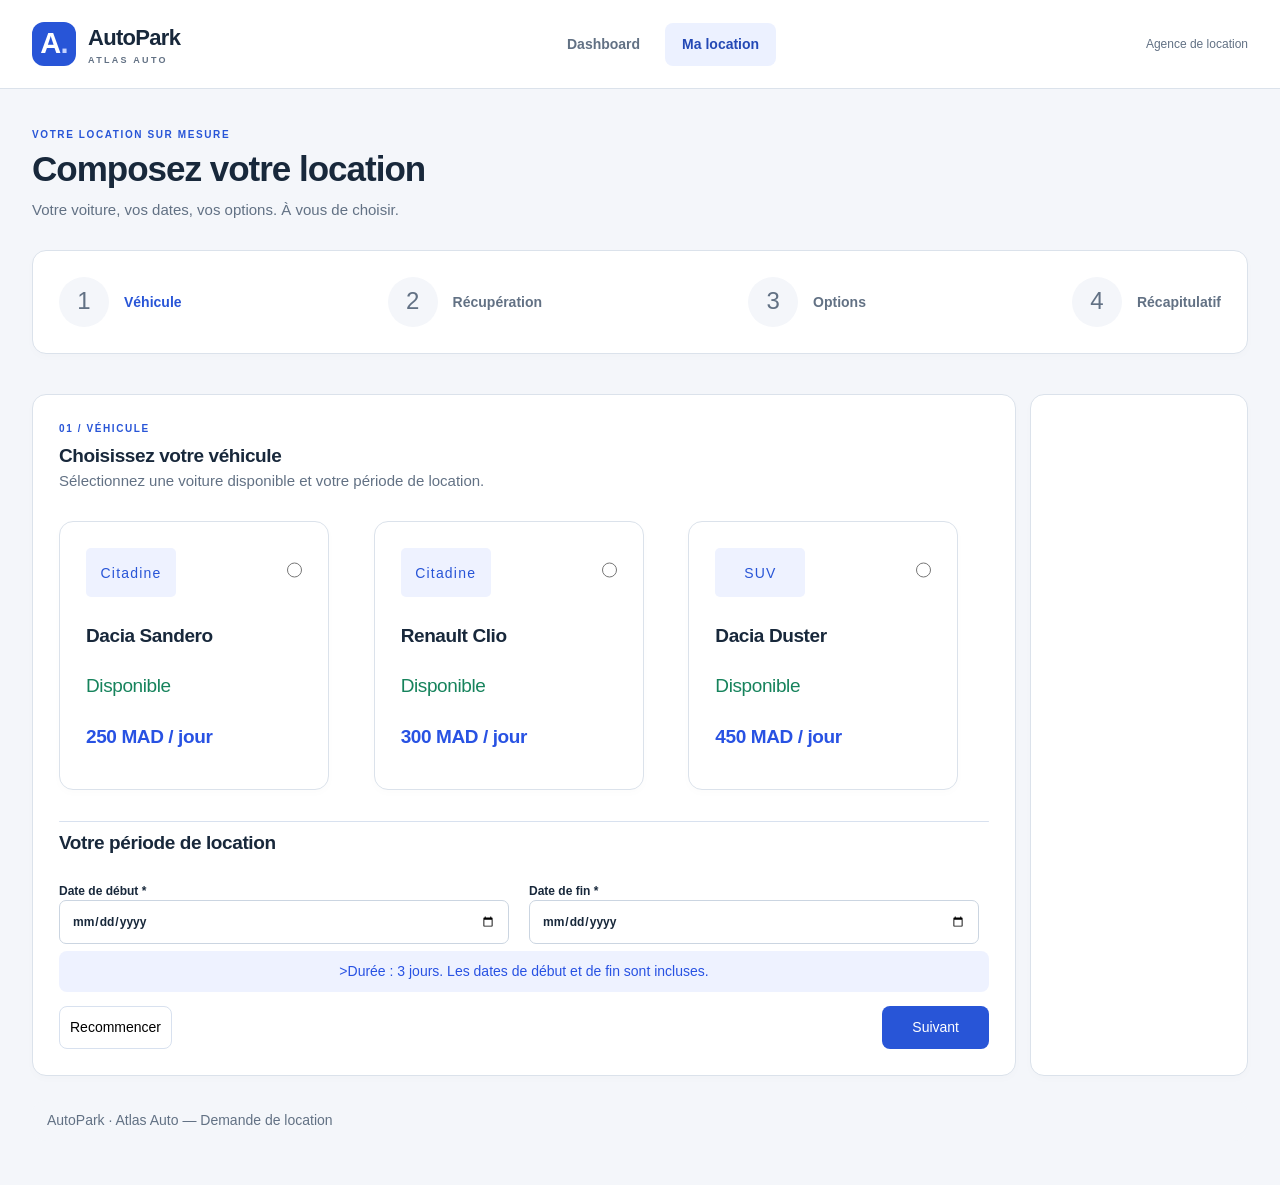
<file: malocation.html>
<!doctype html>
<html lang="fr">

<head>
    <meta charset="UTF-8" />
    <meta name="viewport" content="width=device-width, initial-scale=1.0" />
    <meta name="description" content="AutoPark — Interface de gestion du parc automobile Atlas Auto." />
    <title>Gestion du parc · AutoPark</title>
    <link rel="icon" href="data:," />
    <link rel="stylesheet" href="css/style.css" />
    <script type="module" src="js/malocation.js"></script>
    <script type="module" src="js/data.js"></script>
    <link rel="stylesheet" href="https://cdnjs.cloudflare.com/ajax/libs/font-awesome/6.7.2/css/all.min.css">

</head>

<body>
    <a class="skip-link" href="#contenu">Aller au contenu</a>
    <header class="site-header">
        <div class="container header-content">
            <a class="brand" href="voitures.html" aria-label="AutoPark — Gestion du parc">
                <span class="brand-mark" aria-hidden="true">A<span>.</span></span>
                <span>AutoPark<small>ATLAS AUTO</small></span>
            </a>
            <nav aria-label="Navigation principale">
                <!-- index.html est le dashboard à créer par l'apprenant. -->
                <a href="index.html">Dashboard</a>
                <a href="voitures.html" aria-current="page">Ma location</a>
            </nav>
            <span class="agency-label">Agence de location</span>
        </div>
    </header>
    <main id="contenu" class="container main-content">
        <section class="page-intro" aria-labelledby="titre-page">
            <p class="eyebrow">VOTRE LOCATION SUR MESURE</p>
            <h1 id="titre-page">Composez votre location</h1>
            <p>Votre voiture, vos dates, vos options. À vous de choisir.</p>
        </section>
        <div class="containerIcons">
            <div class="progress-container">
                <div class="progress" id="progress"></div>
                <div class="steps"><span class="dot currentActive">1</span><p class="nextstepbar active">Véhicule</p></div>
                <div class="steps"><span class="dot ">2</span><p class="nextstepbar">Récupération</p></div>
                <div class="steps"><span class="dot ">3</span><p class="nextstepbar">Options</p></div>
                <div class="steps"><span class="dot ">4</span><p class="nextstepbar">Récapitulatif</p></div>
            </div>
        </div>
        <section class="firstStep" id="firstStep">
        <div class="bothContainers">
            <section class="panel" aria-labelledby="titre-formulaire">
                <div class="page-intro">
                    <div>
                        <p class="eyebrow">01 / VÉHICULE</p>
                        <h2 id="titre-formulaire">Choisissez votre véhicule</h2>
                    </div>
                    <p class="section-note">Sélectionnez une voiture disponible et votre période de location.</p>
                </div>
                <div class="container">
                    <div class="carteContainer">
                        <!-- <article class="cartes">
                            <input type="radio" name="radio" value="value" style="height:15px ; width:15px;">
                            <p class="category">Citadine</p>
                            <h2>Dacia Sandero</h2>
                            <p class="statut">Disponible</p>
                            <h3 class="prix">250 MAD / jour</h3>
                        </article>
                        <article class="cartes">
                            <input type="radio" name="radio" value="value" class="radio-input" class style="height:15px ; width:15px;">
                            <p class="category">Citadine</p>
                            <h2>Dacia Sandero</h2>
                            <p class="statut">Disponible</p>
                            <h3 class="prix">250 MAD / jour</h3>
                        </article>
                        <article class="cartes">
                            <input type="radio" name="radio" value="value" style="height:15px ; width:15px;">
                            <p class="category">Citadine</p>
                            <h2>Dacia Sandero</h2>
                            <p class="statut">Disponible</p>
                            <h3 class="prix">250 MAD / jour</h3>
                        </article>
                    </div> 
                    <hr class="separator">
                    <div class="secondSection" style="margin-top: 30px;">
                        <h2 id="titre-formulaire">Votre période de location</h2>
                        <div class="inputsDate">
                            <label for="dateDebut">
                                Date de début *
                                <br>
                                <input type="date" name="dateDebut" id="debutDate" placeholder="10/11/2026">
                            </label>

                            <label for="dateFin">
                                Date de fin *
                                <br>
                                <input type="date" name="dateFin" id="FinDate" placeholder="12/11/2026">
                            </label>
                        </div>
                        <p class="dureeRule">Durée : 3 jours. Les dates de début et de fin sont incluses.</p>
                        <div class="buttons">
                            <button class="btn resetButton">
                                Recommencer
                            </button>
                            <button class="btn nextButton">
                                Suivant
                            </button>
                        </div>
                    </div>
                </div>-->
            </section>
            <section class="panel" aria-labelledby="titre-formulaire">
                <!-- <div>
                    <div class="headingthree">
                        <p class="eyebrow">VOTRE LOCATION</p>
                        <h2 id="titre-formulaire">Dacia Sandero</h2>

                        <p class="section-note">Citadine · 250 MAD / jour</p>
                    </div>
                </div>
                <hr class="separator">
                <div class="horizontalLines">
                    <h2 id="titre-formulaire">10 → 12 novembre 2026</h2>
                    <p class="section-note">3 jours · dates incluses</p>

                    <div class="totalTexts">
                        <p class="section-note">Véhicule · 3 × 250 MAD</p>
                        <h2 id="titre-formulaire">750 MAD</h2>
                    </div>

                    <div class="recupererTexts">
                        <p class="section-note">Récupération</p>
                        <h2 id="titre-formulaire">Gratuite</h2>
                    </div>
                    <hr class="separator">
                    <div class="totalEstime">
                        <h2 id="titre-formulaire">Total estimé</h2>
                        <h2 class="total">750 MAD</h2>
                    </div>
                    <p class="section-note">Frais de récupération facturés une seule fois.</p>
                    <p class="secondCarteRule">Une demande, sans paiement en ligne.</p>

                </div> -->
            </section>
        </div>
        </section>
        
        <footer>
            <p class="footertext">AutoPark · Atlas Auto — Demande de location</p>
        </footer>
    </main>
</file>
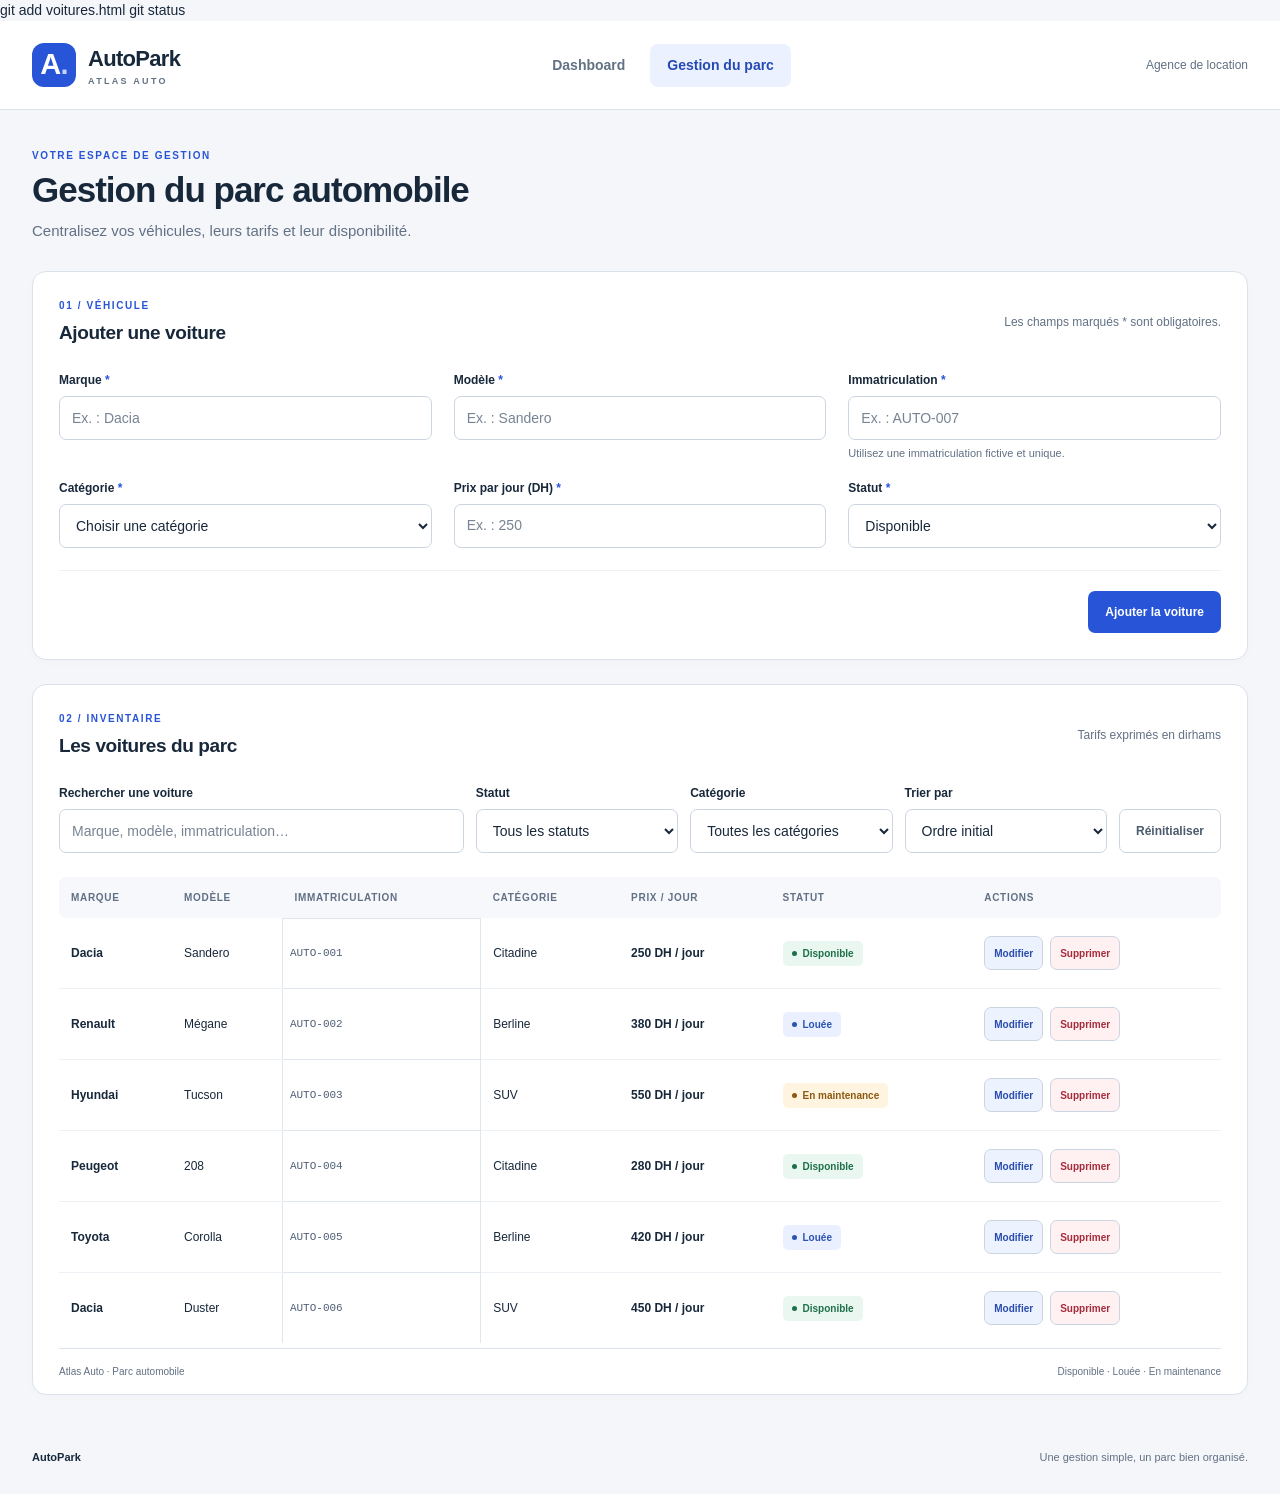
<file: voitures.html>
<!doctype html>
<html lang="fr">

<head>
  <meta charset="UTF-8" />
  <meta name="viewport" content="width=device-width, initial-scale=1.0" />
  <meta name="description" content="AutoPark — Interface de gestion du parc automobile Atlas Auto." />
  <title>Gestion du parc · AutoPark</title>
  <link rel="icon" href="data:," />
  <link rel="stylesheet" href="css/style.css" />git add voitures.html
git status
  <script type="module" src="js/voitures.js"></script>
  <script type="module" src="js\data.js"></script>
  <script type="module" src="js/malocation.js"></script>
  <script type="module" src="js/data.js"></script>
  <script type="module" src="js/rewrite.js"></script>



</head>

<body>
  <a class="skip-link" href="#contenu">Aller au contenu</a>
  <header class="site-header">
    <div class="container header-content">
      <a class="brand" href="voitures.html" aria-label="AutoPark — Gestion du parc">
        <span class="brand-mark" aria-hidden="true">A<span>.</span></span>
        <span>AutoPark<small>ATLAS AUTO</small></span>
      </a>
      <nav aria-label="Navigation principale">
        <!-- index.html est le dashboard à créer par l'apprenant. -->
        <a href="/index.html">Dashboard</a>
        <a href="/voitures.html" aria-current="page">Gestion du parc</a>
      </nav>
      <span class="agency-label">Agence de location</span>
    </div>
  </header>

  <main id="contenu" class="container main-content">
    <section class="page-intro" aria-labelledby="titre-page">
      <p class="eyebrow">VOTRE ESPACE DE GESTION</p>
      <h1 id="titre-page">Gestion du parc automobile</h1>
      <p>Centralisez vos véhicules, leurs tarifs et leur disponibilité.</p>
    </section>

    <section class="panel" aria-labelledby="titre-formulaire">
      <div class="section-heading">
        <div>
          <p class="eyebrow">01 / VÉHICULE</p>
          <h2 id="titre-formulaire">Ajouter une voiture</h2>
        </div>
        <span class="section-note">Les champs marqués * sont obligatoires.</span>
      </div>
      <!-- TODO JS : gérer submit, valider, ajouter ou modifier une voiture. -->

      <form id="formulaire-voiture" novalidate>
        <input type="hidden" id="voiture-id" name="id" value="" />
        <div class="form-grid">
          <div class="field">
            <label for="marque">Marque <span aria-hidden="true">*</span></label>
            <input id="marque" name="marque" type="text" placeholder="Ex. : Dacia" required
              aria-describedby="erreur-marque" />
            <small id="erreur-marque" class="field-error"></small>
          </div>
          <div class="field">
            <label for="modele">Modèle <span aria-hidden="true">*</span></label>
            <input id="modele" name="modele" type="text" placeholder="Ex. : Sandero" required
              aria-describedby="erreur-modele" />
            <small id="erreur-modele" class="field-error"></small>
          </div>
          <div class="field">
            <label for="immatriculation">Immatriculation <span aria-hidden="true">*</span></label>
            <input id="immatriculation" name="immatriculation" type="text" placeholder="Ex. : AUTO-007" required
              aria-describedby="aide-immatriculation erreur-immatriculation" />
            <small id="aide-immatriculation" class="field-help">Utilisez une immatriculation fictive et unique.</small>
            <small id="erreur-immatriculation" class="field-error"></small>
          </div>
          <div class="field">
            <label for="categorie">Catégorie <span aria-hidden="true">*</span></label>
            <select id="categorie" name="categorie" required aria-describedby="erreur-categorie">
              <option value="">Choisir une catégorie</option>
              <option value="Citadine">Citadine</option>
              <option value="Berline">Berline</option>
              <option value="SUV">SUV</option>
            </select>
            <small id="erreur-categorie" class="field-error"></small>
          </div>
          <div class="field">
            <label for="prix-jour">Prix par jour (DH) <span aria-hidden="true">*</span></label>
            <input id="prix-jour" name="prixJour" type="number" min="0.01" step="0.01" placeholder="Ex. : 250" required
              aria-describedby="erreur-prix-jour" />
            <small id="erreur-prix-jour" class="field-error"></small>
          </div>
          <div class="field">
            <label for="statut">Statut <span aria-hidden="true">*</span></label>
            <select id="statut" name="statut" required aria-describedby="erreur-statut">
              <option value="Disponible">Disponible</option>
              <option value="Louée">Louée</option>
              <option value="En maintenance">En maintenance</option>
            </select>
            <small id="erreur-statut" class="field-error"></small>
          </div>
        </div>
        <div class="form-footer">
          <p id="message-formulaire" class="feedback" role="status" aria-live="polite"></p>
          <div class="form-actions">
            <!-- Retirer hidden en JavaScript pendant une modification. -->
            <button id="annuler-modification" class="button button-secondary" type="button" hidden>
              Annuler la modification
            </button>
            <button id="bouton-enregistrer" class="button button-primary" type="submit">
              Ajouter la voiture
            </button>
          </div>
        </div>
      </form>
    </section>

    <section class="panel inventory-panel" aria-labelledby="titre-inventaire">
      <div class="section-heading">
        <div>
          <p class="eyebrow">02 / INVENTAIRE</p>
          <h2 id="titre-inventaire">Les voitures du parc</h2>
        </div>
        <span class="section-note">Tarifs exprimés en dirhams</span>
      </div>
      <!-- TODO JS : combiner recherche, filtres et tri. -->
      <div class="toolbar">
        <div class="field search-field">
          <label for="recherche">Rechercher une voiture</label>
          <input id="recherche" type="search" placeholder="Marque, modèle, immatriculation…" />
        </div>
        <div class="field">
          <label for="filtre-statut">Statut</label>
          <select id="filtre-statut">
            <option value="">Tous les statuts</option>
            <option value="Disponible">Disponible</option>
            <option value="Louée">Louée</option>
            <option value="En maintenance">En maintenance</option>
          </select>
        </div>
        <div class="field">
          <label for="filtre-categorie">Catégorie</label>
          <select id="filtre-categorie">
            <option value="">Toutes les catégories</option>
            <option value="Citadine">Citadine</option>
            <option value="Berline">Berline</option>
            <option value="SUV">SUV</option>
          </select>
        </div>
        <div class="field">
          <label for="tri-prix">Trier par</label>
          <select id="tri-prix">
            <option value="">Ordre initial</option>
            <option value="croissant">Prix croissant</option>
            <option value="decroissant">Prix décroissant</option>
          </select>
        </div>
        <button id="reinitialiser-filtres" type="button" class="button button-secondary">
          Réinitialiser
        </button>
      </div>
      <p id="message-parc" class="feedback inventory-feedback" role="status" aria-live="polite"></p>
      <div class="table-scroll" role="region" aria-label="Tableau des voitures : défilement horizontal possible"
        tabindex="0">
        <table>
          <caption class="sr-only">
            Liste des voitures du parc et actions de gestion
          </caption>
          <thead>
            <tr>
              <th scope="col">Marque</th>
              <th scope="col">Modèle</th>
              <th scope="col">Immatriculation</th>
              <th scope="col">Catégorie</th>
              <th scope="col">Prix / jour</th>
              <th scope="col">Statut</th>
              <th scope="col">Actions</th>
            </tr>
          </thead>
          <!-- Lignes de démonstration statiques : à remplacer par un affichage JS.
               data-id identifie la voiture ; data-action indique l'action. -->

          <tbody id="liste-voitures">
            <!-- 
              <tr>
                <td><strong>Dacia</strong></td>
                <td>Sandero</td>
                <td><span class="registration">AUTO-001</span></td>
                <td>Citadine</td>
                <td class="price">250 <span>DH / jour</span></td>
                <td><span class="badge badge-disponible">Disponible</span></td>
                <td>
                  <div class="row-actions">
                    <button
                      type="button"
                      class="button button-edit"
                      data-action="modifier"
                      data-id="1"
                      aria-label="Modifier Dacia Sandero, AUTO-001"
                    >
                      Modifier
                    </button>
                    <button
                      type="button"
                      class="button button-delete"
                      data-action="supprimer"
                      data-id="1"
                      aria-label="Supprimer Dacia Sandero, AUTO-001"
                    >
                      Supprimer
                    </button>
                  </div>
                </td>
              </tr>
              <tr>
                <td><strong>Renault</strong></td>
                <td>Mégane</td>
                <td><span class="registration">AUTO-002</span></td>
                <td>Berline</td>
                <td class="price">380 <span>DH / jour</span></td>
                <td><span class="badge badge-louee">Louée</span></td>
                <td>
                  <div class="row-actions">
                    <button
                      type="button"
                      class="button button-edit"
                      data-action="modifier"
                      data-id="2"
                      aria-label="Modifier Renault Mégane, AUTO-002"
                    >
                      Modifier
                    </button>
                    <button
                      type="button"
                      class="button button-delete"
                      data-action="supprimer"
                      data-id="2"
                      aria-label="Supprimer Renault Mégane, AUTO-002"
                    >
                      Supprimer
                    </button>
                  </div>
                </td>
              </tr>
              <tr>
                <td><strong>Hyundai</strong></td>
                <td>Tucson</td>
                <td><span class="registration">AUTO-003</span></td>
                <td>SUV</td>
                <td class="price">550 <span>DH / jour</span></td>
                <td>
                  <span class="badge badge-maintenance">En maintenance</span>
                </td>
                <td>
                  <div class="row-actions">
                    <button
                      type="button"
                      class="button button-edit"
                      data-action="modifier"
                      data-id="3"
                      aria-label="Modifier Hyundai Tucson, AUTO-003"
                    >
                      Modifier
                    </button>
                    <button
                      type="button"
                      class="button button-delete"
                      data-action="supprimer"
                      data-id="3"
                      aria-label="Supprimer Hyundai Tucson, AUTO-003"
                    >
                      Supprimer
                    </button>
                  </div>
                </td>
              </tr>
              <tr>
                <td><strong>Peugeot</strong></td>
                <td>208</td>
                <td><span class="registration">AUTO-004</span></td>
                <td>Citadine</td>
                <td class="price">280 <span>DH / jour</span></td>
                <td><span class="badge badge-disponible">Disponible</span></td>
                <td>
                  <div class="row-actions">
                    <button
                      type="button"
                      class="button button-edit"
                      data-action="modifier"
                      data-id="4"
                      aria-label="Modifier Peugeot 208, AUTO-004"
                    >
                      Modifier
                    </button>
                    <button
                      type="button"
                      class="button button-delete"
                      data-action="supprimer"
                      data-id="4"
                      aria-label="Supprimer Peugeot 208, AUTO-004"
                    >
                      Supprimer
                    </button>
                  </div>
                </td>
              </tr>
              <tr>
                <td><strong>Toyota</strong></td>
                <td>Corolla</td>
                <td><span class="registration">AUTO-005</span></td>
                <td>Berline</td>
                <td class="price">420 <span>DH / jour</span></td>
                <td><span class="badge badge-louee">Louée</span></td>
                <td>
                  <div class="row-actions">
                    <button
                      type="button"
                      class="button button-edit"
                      data-action="modifier"
                      data-id="5"
                      aria-label="Modifier Toyota Corolla, AUTO-005"
                    >
                      Modifier
                    </button>
                    <button
                      type="button"
                      class="button button-delete"
                      data-action="supprimer"
                      data-id="5"
                      aria-label="Supprimer Toyota Corolla, AUTO-005"
                    >
                      Supprimer
                    </button>
                  </div>
                </td>
              </tr>
              <tr>
                <td><strong>Dacia</strong></td>
                <td>Duster</td>
                <td><span class="registration">AUTO-006</span></td>
                <td>SUV</td>
                <td class="price">450 <span>DH / jour</span></td>
                <td><span class="badge badge-disponible">Disponible</span></td>
                <td>
                  <div class="row-actions">
                    <button
                      type="button"
                      class="button button-edit"
                      data-action="modifier"
                      data-id="6"
                      aria-label="Modifier Dacia Duster, AUTO-006"
                    >
                      Modifier
                    </button>
                    <button
                      type="button"
                      class="button button-delete"
                      data-action="supprimer"
                      data-id="6"
                      aria-label="Supprimer Dacia Duster, AUTO-006"
                    >
                      Supprimer
                    </button>
                  </div>
                </td>
              </tr>
                       -->
            </tbody>
          </table>
        </div>

            <!-- TODO JS : afficher ce message si le parc ou le résultat est vide. -->
        <div id="etat-vide" class="empty-state" hidden>
          <h3>Aucune voiture à afficher</h3>
          <p id="texte-etat-vide">
            Ajoutez une voiture ou modifiez vos critères de recherche.
          </p>
        </div>
        <div class="table-footer">
          <span>Atlas Auto · Parc automobile</span
          ><span>Disponible · Louée · En maintenance</span>
        </div>
      </section>
    </main>
    <footer class="site-footer container">
      <span>AutoPark</span>
      <p>Une gestion simple, un parc bien organisé.</p>
    </footer>
  </body>
</html>
</file>
<file: css/style.css>
:root {
  --page: #f4f6fa;
  --surface: #ffffff;
  --text: #18283b;
  --muted: #627184;
  --border: #dbe2eb;
  --primary: #2855d7;
  --primary-dark: #1e41a6;
  --radius: 14px;
  --line-border-fill: #1e41a6;
  --line-border-empty: #627184;
}

* {
  box-sizing: border-box;
}

body {
  margin: 0;
  background: var(--page);
  color: var(--text);
  font-family: Arial, Helvetica, sans-serif;
  font-size: 14px;
  line-height: 1.5;
}

button,
input,
select {
  font: inherit;
}

a {
  color: inherit;
}

button,
select {
  cursor: pointer;
}

button {
  border: 0;
}

[hidden] {
  display: none !important;
}

.container {
  width: min(1240px, calc(100% - 64px));
  margin: 0 auto;
}

.site-header {
  background: var(--surface);
  border-bottom: 1px solid var(--border);
}

.header-content {
  min-height: 88px;
  display: flex;
  align-items: center;
  justify-content: space-between;
  gap: 28px;
}

.brand {
  display: flex;
  gap: 12px;
  align-items: center;
  text-decoration: none;
  font-size: 22px;
  font-weight: 800;
  letter-spacing: -0.7px;
}

.brand-mark {
  display: flex;
  align-items: center;
  justify-content: center;
  width: 44px;
  height: 44px;
  border-radius: 12px;
  background: var(--primary);
  color: white;
  font-size: 29px;
}

.brand-mark span {
  color: #c4d2ff;
}

.brand small {
  display: block;
  color: var(--muted);
  font-size: 9px;
  letter-spacing: 2.3px;
}

nav {
  display: flex;
  gap: 8px;
}

nav a {
  padding: 11px 17px;
  border-radius: 8px;
  color: var(--muted);
  font-weight: 700;
  text-decoration: none;
}

nav a:hover {
  background: #f2f5fb;
  color: var(--text);
}

nav a[aria-current="page"] {
  background: #ecf1ff;
  color: #2449b5;
}

.agency-label {
  color: var(--muted);
  font-size: 12px;
}

.main-content {
  padding-top: 38px;
  padding-bottom: 30px;
}

.page-intro {
  margin-bottom: 28px;
}

.eyebrow {
  margin: 0 0 6px;
  color: var(--primary);
  font-size: 10px;
  font-weight: 800;
  letter-spacing: 1.6px;
}

h1,
h2,
h3,
p {
  margin-top: 0;
}

h1 {
  margin-bottom: 9px;
  font-size: clamp(26px, 3vw, 35px);
  line-height: 1.2;
  letter-spacing: -1px;
}

.page-intro>p:last-child {
  margin-bottom: 0;
  color: var(--muted);
  font-size: 15px;
}

h2 {
  margin-bottom: 0;
  font-size: 19px;
  letter-spacing: -0.4px;
}

.panel {
  padding: 26px;
  margin-bottom: 24px;
  border: 1px solid var(--border);
  border-radius: var(--radius);
  background: var(--surface);
  box-shadow: 0 3px 10px #18283b04;
}

.section-heading {
  display: flex;
  justify-content: space-between;
  align-items: center;
  gap: 16px;
  margin-bottom: 24px;
}

.section-note {
  color: var(--muted);
  font-size: 12px;
}

.form-grid {
  display: grid;
  grid-template-columns: repeat(3, minmax(0, 1fr));
  gap: 17px 22px;
}

.field {
  display: flex;
  flex-direction: column;
  min-width: 0;
}

label {
  margin-bottom: 7px;
  font-size: 12px;
  font-weight: 700;
}

label span {
  color: var(--primary);
}

input,
select {
  width: 100%;
  min-height: 44px;
  padding: 10px 12px;
  border: 1px solid #cbd5e1;
  border-radius: 7px;
  background: white;
  color: var(--text);
}

input::placeholder {
  color: #778393;
}

input:focus,
select:focus {
  outline: 3px solid #dce5ff;
  border-color: var(--primary);
}

input[aria-invalid="true"],
select[aria-invalid="true"] {
  border-color: #b42336;
}

.field-help {
  margin-top: 5px;
  color: var(--muted);
  font-size: 11px;
}

.field-error {
  margin-top: 5px;
  color: #ae2134;
  font-size: 12px;
}

.field-error:empty {
  display: none;
}

.form-footer {
  display: flex;
  justify-content: space-between;
  align-items: center;
  gap: 18px;
  border-top: 1px solid #edf0f5;
  padding-top: 20px;
  margin-top: 22px;
}

.form-actions {
  display: flex;
  gap: 10px;
  margin-left: auto;
}

.button {
  display: inline-flex;
  align-items: center;
  justify-content: center;
  min-height: 42px;
  padding: 10px 16px;
  border: 1px solid transparent;
  border-radius: 7px;
  font-weight: 700;
  font-size: 12px;
  white-space: nowrap;
}

.button-primary {
  background: var(--primary);
  color: white;
}

.button-primary:hover {
  background: var(--primary-dark);
}

.button-secondary {
  background: white;
  border-color: #cbd5e1;
  color: #4b5a6c;
}

.button-secondary:hover {
  background: #f3f6fa;
}

.button-edit {
  background: #edf2ff;
  color: #284cae;
}

.button-edit:hover {
  background: #dee7ff;
}

.button-delete {
  background: #fff0f1;
  color: #a52b3b;
}

.button-delete:hover {
  background: #ffdde1;
}

.feedback {
  margin: 0;
  font-size: 13px;
}

.feedback.success {
  color: #167348;
}

.feedback.error {
  color: #ae2134;
}

.inventory-panel {
  padding-bottom: 0;
  overflow: hidden;
}

.toolbar {
  display: grid;
  grid-template-columns: minmax(210px, 2fr) repeat(3, minmax(130px, 1fr)) auto;
  align-items: end;
  gap: 12px;
  margin-bottom: 24px;
}

.toolbar .button {
  min-height: 44px;
}

.inventory-feedback:not(:empty) {
  margin-bottom: 16px;
}

.table-scroll {
  overflow-x: auto;
}

table {
  width: 100%;
  border-collapse: collapse;
  text-align: left;
  white-space: nowrap;
}

th {
  padding: 13px 12px;
  background: #f6f8fc;
  color: #617084;
  font-size: 10px;
  text-transform: uppercase;
  letter-spacing: 0.7px;
}

th:first-child {
  border-radius: 7px 0 0 7px;
}

th:last-child {
  border-radius: 0 7px 7px 0;
}

td {
  padding: 18px 12px;
  border-bottom: 1px solid #edf0f5;
  font-size: 12px;
}

tbody tr:last-child td {
  border-bottom: none;
}

tbody tr:hover {
  background: #fbfcff;
}

.registration {
  padding: 4px 7px;
  border: 1px solid #e0e6ee;
  border-radius: 4px;
  color: #506075;
  font-family: monospace;
  font-size: 11px;
}

.price {
  font-weight: 700;
}

.price span {
  font-size: 10px;
  font-weight: 400;
  color: var(--muted);
}

.badge {
  display: inline-flex;
  align-items: center;
  gap: 6px;
  padding: 5px 9px;
  border-radius: 5px;
  font-weight: 700;
  font-size: 10px;
}

.badge::before {
  content: "";
  width: 5px;
  height: 5px;
  border-radius: 50%;
  background: currentColor;
}

.badge-disponible {
  background: #eaf7f0;
  color: #1d7048;
}

.badge-louee {
  background: #eaf0ff;
  color: #2c53b1;
}

.badge-maintenance {
  background: #fff4df;
  color: #8a5910;
}

.row-actions {
  display: flex;
  gap: 7px;
}

.row-actions .button {
  min-height: 34px;
  padding: 7px 9px;
  font-size: 10px;
}

.empty-state {
  padding: 36px 16px;
  text-align: center;
  color: var(--muted);
}

.empty-state h3 {
  color: var(--text);
  font-size: 16px;
}

.empty-state p {
  margin-bottom: 0;
}

.table-footer {
  display: flex;
  justify-content: space-between;
  gap: 12px;
  margin-top: 5px;
  padding: 15px 0;
  border-top: 1px solid var(--border);
  color: var(--muted);
  font-size: 10px;
}

.site-footer {
  display: flex;
  justify-content: space-between;
  gap: 16px;
  padding-bottom: 28px;
  color: var(--muted);
  font-size: 11px;
}

.site-footer>span {
  color: var(--text);
  font-weight: 800;
}

.site-footer p {
  margin: 0;
}

:focus-visible {
  outline: 3px solid #2855d7;
  outline-offset: 3px;
}

.sr-only {
  position: absolute;
  width: 1px;
  height: 1px;
  padding: 0;
  margin: -1px;
  overflow: hidden;
  clip: rect(0, 0, 0, 0);
  white-space: nowrap;
  border: 0;
}

.skip-link {
  position: absolute;
  top: 8px;
  left: 8px;
  z-index: 10;
  padding: 10px;
  background: white;
  transform: translateY(-160%);
}

.skip-link:focus {
  transform: translateY(0);
}

.containerIcons {
  text-align: center;
}

.progress-container {
  display: flex;
  justify-content: space-between;
  position: relative;
  margin-bottom: 30px;
  max-width: 100%;
  padding: 26px;
  border: 1px solid var(--border);
  border-radius: var(--radius);
  background: var(--surface);
  box-shadow: 0 3px 10px #18283b04;
}

.progress-container::before {
  content: "";
  background-color: var(--line-border-empty);
  position: absolute;
  top: 50%;
  left: 0;
  transform: translateY(-50%);
  height: 4px;
  width: 0;
  z-index: 1;
  transition: 0.4 ease;
}

.progress {
  background-color: var(--line-border-fill);
  position: absolute;
  top: 50%;
  left: 0;
  transform: translateY(-50%);
  height: 2px;
  width: 0;
  z-index: -1;
  transition: 0.4 ease;
}

.dot {
  font-size: 1.5rem;
  background-color: #F4F6FA;
  color: var(--muted);
  border-radius: 100%;
  height: 50px;
  width: 50px;
  padding-top: 6px;
  text-align: center;
}

.dot.active {
  background-color: var(--primary);
  color: white;
}

.steps {
  display: flex;
}

.nextstepbar {
  display: inline-block;
  color: var(--muted);
  font-family: Arial, Helvetica, sans-serif;
  font-weight: bold;
  padding-top: 15px;
  padding-left: 15px;
  transition: 0.4s ease;
}
.nextstepbar::before {
  color: #697C94;
}
.nextstepbar.active {
  color: var(--primary);
}

















.carteContainer {
  display: grid;
  grid-template-columns: 1fr 1fr 1fr;
  gap: 14px;
}

.cartes {
  padding: 26px;
  margin-bottom: 24px;
  width: 30vh;
  border: 1px solid var(--border);
  border-radius: var(--radius);
  background: var(--surface);
  line-height: 50px;
  box-shadow: 0 3px 10px #18283b04;
}

.cartes .statut {
  display: inline;
  font-weight: 100;
  color: #16835C;
}

.cartes .prix {
  color: #2852E3;
}

.cartes .category {
  display: inline-block;
  background-color: #EEF2FF;
  border-radius: 5px;
  width: 90px;
  height: 23%;
  text-align: center;
  color: var(--primary);
  letter-spacing: 1.2px;
}

.radio-input {
  border-radius: 50px;
  float: right;
  margin: 0;
}

.secondSection h2 {
  margin-bottom: 25px;
}

.inputsDate {
  /* display: grid;
  grid-template-columns: 1fr 1fr; */
  display: flex;
  justify-content: space-evenly;
  gap: 10px;
}

.inputWidth {
  width: 50vh;
}

.dureeRule {
  font-family: Arial, Helvetica, sans-serif;
  padding-top: 10px;
  padding-bottom: 10px;
  text-align: center;
  background-color: #EEF2FF;
  color: #2852E3;
  border-radius: 8px;
}

.buttons {
  display: flex;
  justify-content: space-between;
}

.resetButton {
  background-color: white;
  border: 1px solid #D8E1EF;
  border-radius: 8px;
  padding: 10px 10px;
}

.nextButton {
  background-color: var(--primary);
  color: var(--surface);
  border-radius: 8px;
  padding: 10px 30px;
}

.headingthree {
  line-height: 45px;
}

.separator {
  height: 1px;
  border: none;
  background-color: #D8E1EF;
  border-radius: 10px;
}

.horizontalLines {
  line-height: 45px;
}

.totalTexts,
.recupererTexts,
.totalEstime {
  display: flex;
  justify-content: space-between;
}

.total {
  color: var(--primary);
}

.secondCarteRule {
  font-family: Arial, Helvetica, sans-serif;
  padding-top: 10px;
  padding-bottom: 10px;
  background-color: var(--page);
  color: var(--muted);
  border-radius: var(--radius);
  padding-left: 15px;
}

.bothContainers {
  margin-top: 40px;
  display: grid;
  grid-template-columns: 2fr 1fr;
  gap: 14px;
}

.btn:active {
  transform: scale(0.97);
}

.footertext {
  font-family: Arial, Helvetica, sans-serif;
  padding-top: 10px;
  padding-bottom: 10px;
  background-color: var(--page);
  color: var(--muted);
  border-radius: var(--radius);
  padding-left: 15px;
}



@media (max-width: 1100px) {
  .toolbar {
    grid-template-columns: repeat(3, minmax(0, 1fr));
  }

  .search-field {
    grid-column: span 2;
  }

  .agency-label {
    display: none;
  }
}

@media (max-width: 760px) {
  .container {
    width: calc(100% - 32px);
  }

  .header-content {
    flex-wrap: wrap;
    gap: 14px;
    padding: 18px 0;
  }

  nav {
    width: 100%;
  }

  nav a {
    flex: 1;
    text-align: center;
    padding: 10px;
  }

  .main-content {
    padding-top: 28px;
  }

  .panel {
    padding: 20px;
  }

  .inventory-panel {
    padding-bottom: 0;
  }

  .section-heading {
    align-items: flex-start;
    flex-direction: column;
    gap: 8px;
  }

  .form-grid {
    grid-template-columns: repeat(2, minmax(0, 1fr));
  }

  .toolbar {
    grid-template-columns: repeat(2, minmax(0, 1fr));
  }

  .search-field {
    grid-column: 1 / -1;
  }

  .table-footer {
    flex-direction: column;
    gap: 4px;
  }
}

@media (max-width: 480px) {

  .form-grid,
  .toolbar {
    grid-template-columns: 1fr;
  }

  .form-footer,
  .form-actions {
    flex-direction: column;
    align-items: stretch;
    width: 100%;
  }

  .form-actions {
    margin-left: 0;
  }

  .site-footer {
    flex-direction: column;
    gap: 5px;
  }
}
</file>
